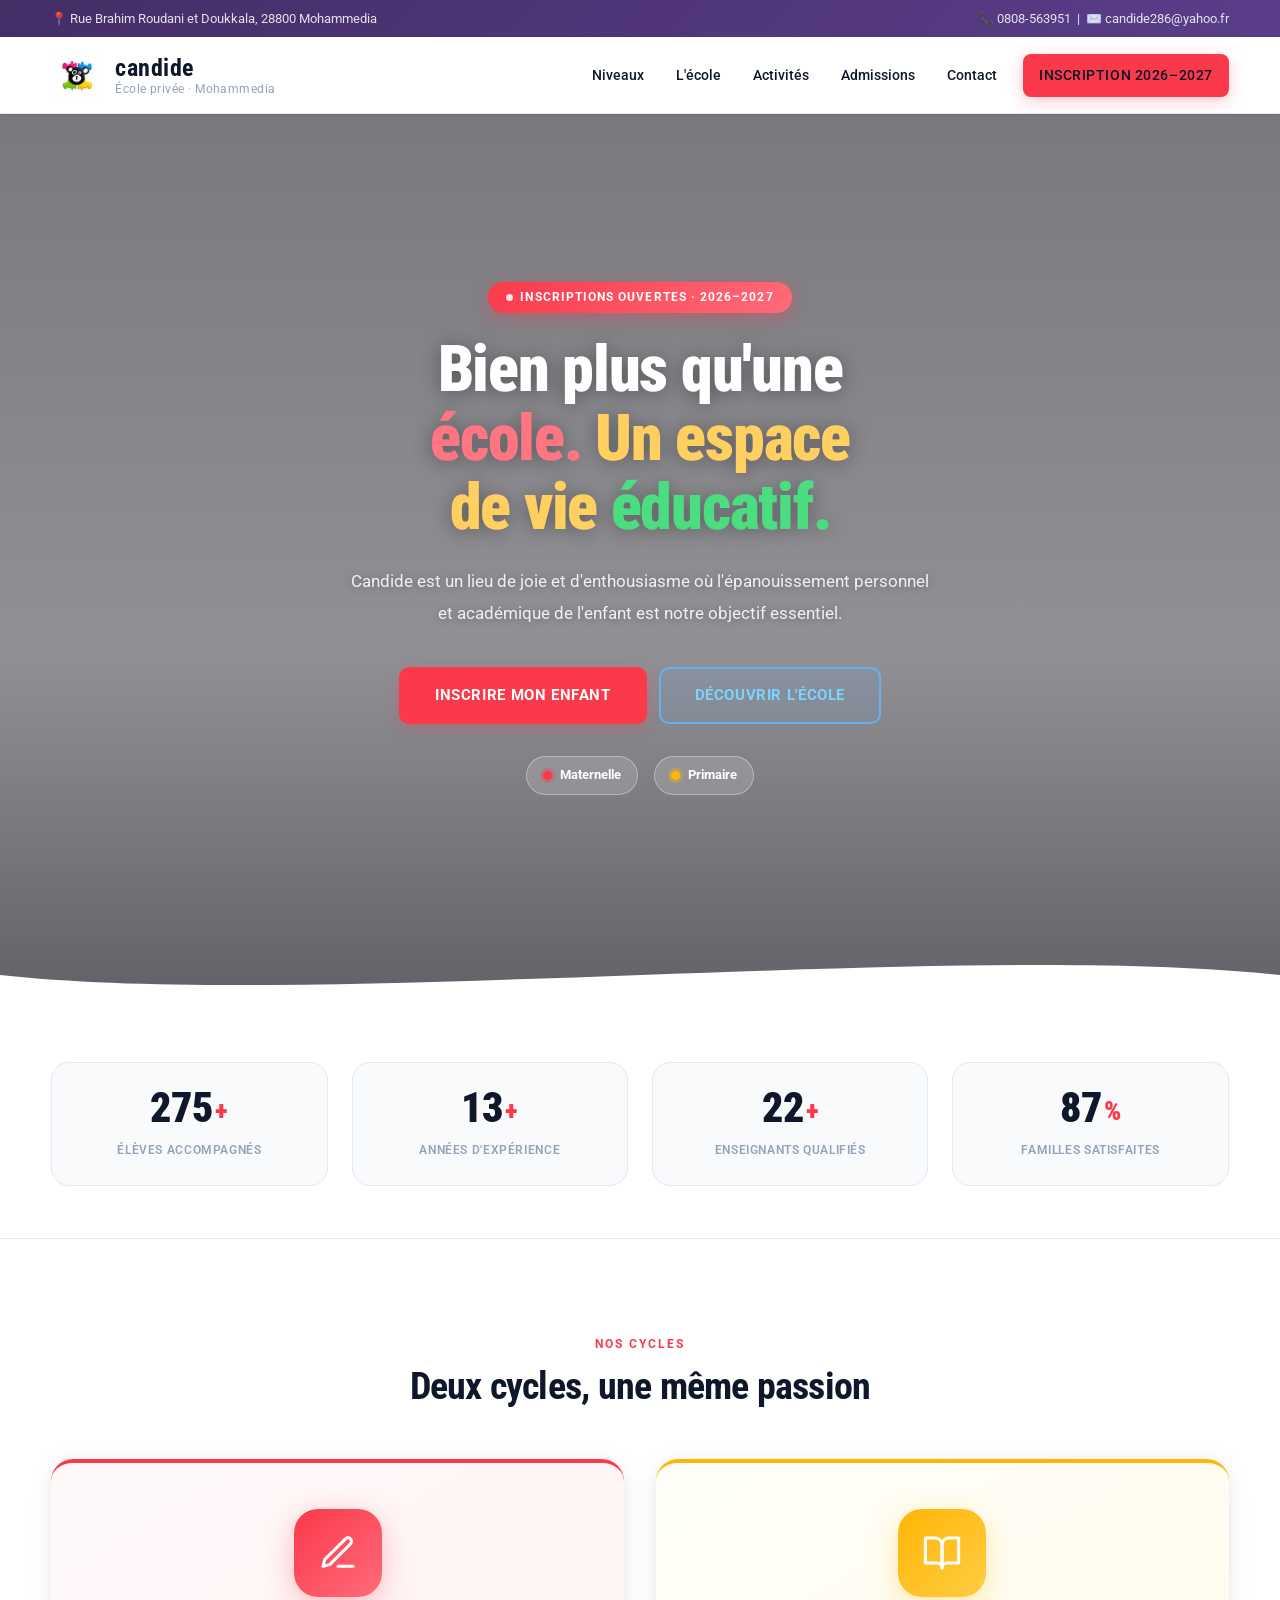
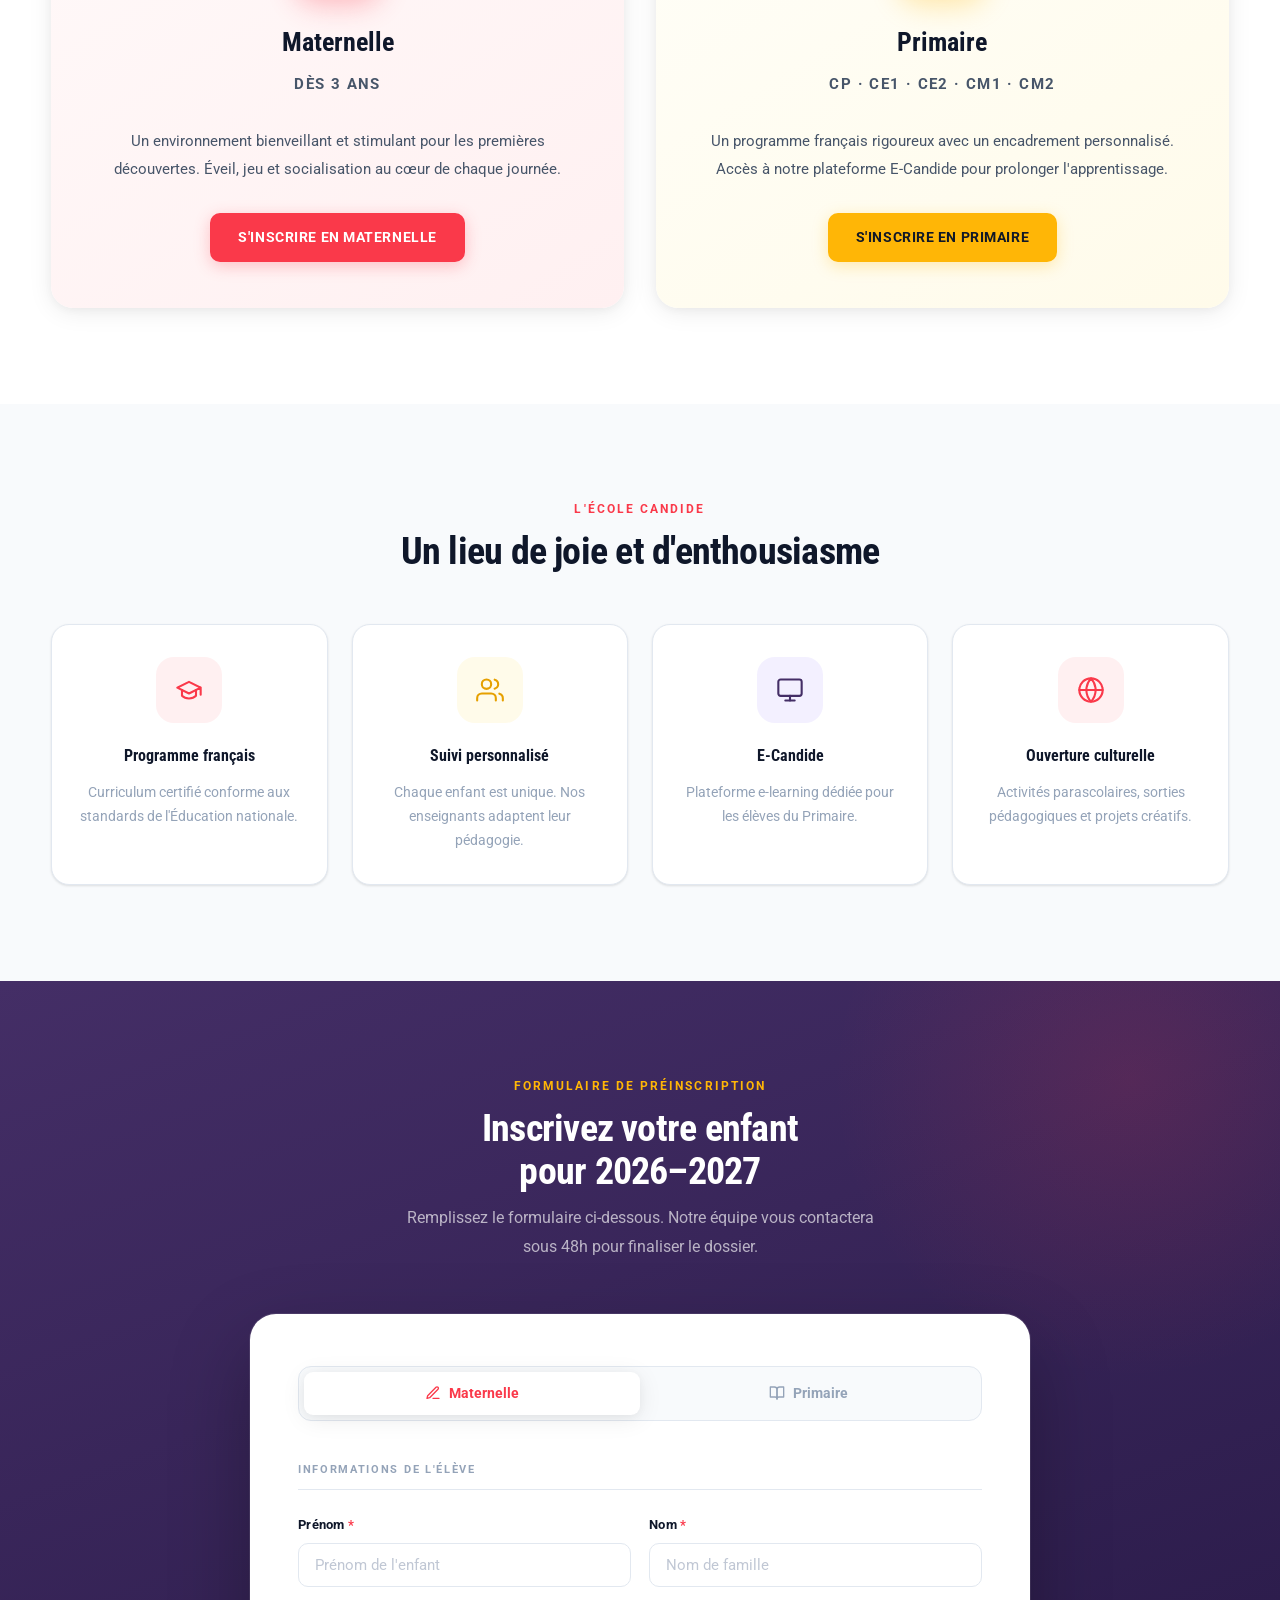
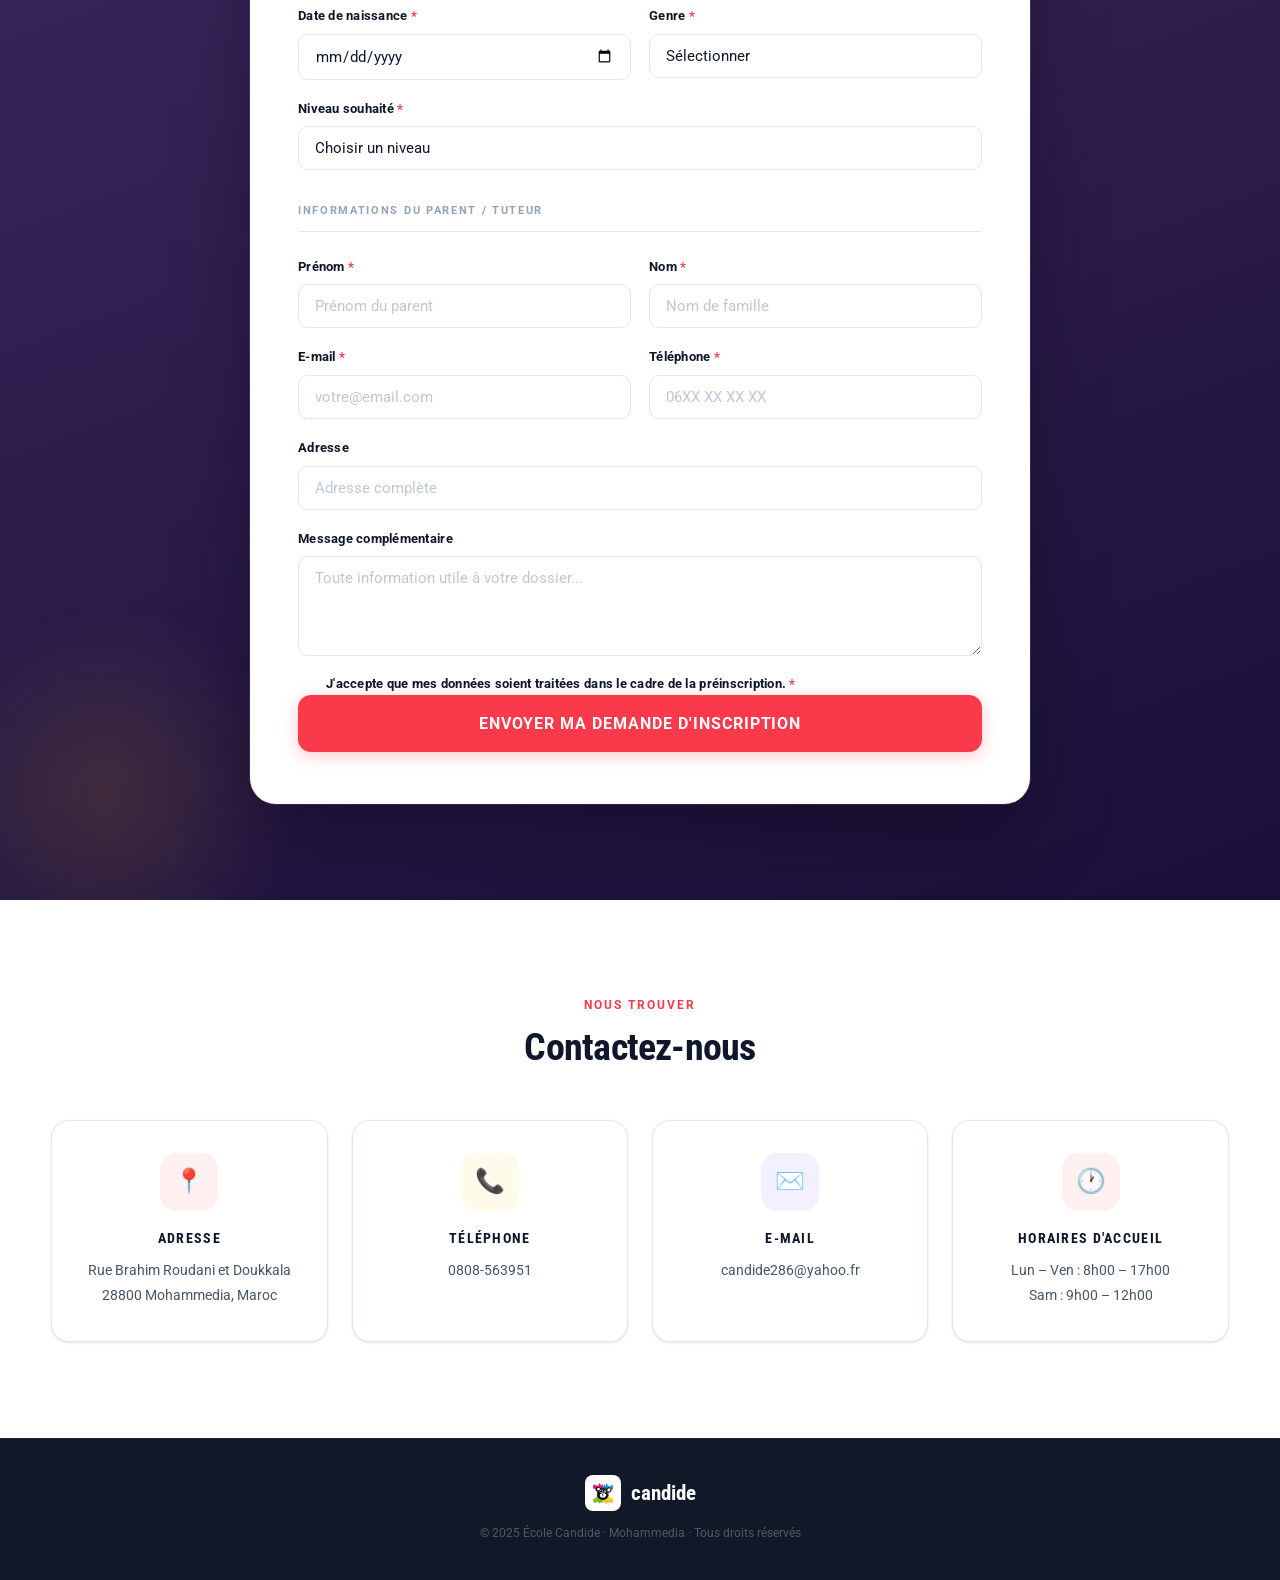
<file: index.html>
<!DOCTYPE html>
<html lang="fr">
<head>
  <meta charset="UTF-8" />
  <meta name="viewport" content="width=device-width, initial-scale=1.0" />
  <title>Inscription — École Candide · Mohammedia</title>
  <link rel="preconnect" href="https://fonts.googleapis.com" />
  <link rel="preconnect" href="https://fonts.gstatic.com" crossorigin />
  <link href="https://fonts.googleapis.com/css2?family=Roboto:wght@300;400;500;700;900&family=Roboto+Condensed:wght@700&display=swap" rel="stylesheet" />
  <link rel="stylesheet" href="styles.css" />
</head>
<body>

  <!-- TOP BAR -->
  <div class="topbar">
    <div class="container topbar-inner">
      <span>📍 Rue Brahim Roudani et Doukkala, 28800 Mohammedia</span>
      <span>📞 0808-563951 &nbsp;|&nbsp; ✉️ candide286@yahoo.fr</span>
    </div>
  </div>

  <!-- HEADER -->
  <header class="header">
    <div class="container header-inner">

      <div class="logo">
        <img src="logo.jpg" alt="Logo École Candide" class="logo-img" />
        <div class="logo-text">
          <span class="logo-name">candide</span>
          <span class="logo-tagline">École privée · Mohammedia</span>
        </div>
      </div>

      <nav class="nav">
        <a href="#niveaux">Niveaux</a>
        <a href="#pourquoi">L'école</a>
        <a href="activites.html">Activités</a>
        <a href="#inscription">Admissions</a>
        <a href="#contact">Contact</a>
        <a href="#inscription" class="btn btn-red nav-cta">Inscription 2026–2027</a>
      </nav>

      <button class="burger" id="burger" aria-label="Menu">
        <span></span><span></span><span></span>
      </button>
    </div>
  </header>

  <!-- HERO -->
  <section class="hero hero-video">
    <video class="hero-video-bg" autoplay muted loop playsinline>
      <source src="banner.mp4" type="video/mp4" />
    </video>
    <div class="hero-video-overlay"></div>
    <div class="container hero-video-inner">
      <div class="hero-badge">Inscriptions ouvertes · 2026–2027</div>
      <h1>
        Bien plus qu'une<br />
        <span class="red-light">école.</span>
        <span class="amber-light"> Un espace<br />de vie <span class="green-light">éducatif.</span></span>
      </h1>
      <p>Candide est un lieu de joie et d'enthousiasme où l'épanouissement personnel et académique de l'enfant est notre objectif essentiel.</p>
      <div class="hero-btns">
        <a href="#inscription" class="btn btn-red btn-lg">Inscrire mon enfant</a>
        <a href="#pourquoi" class="btn btn-outline-white btn-lg">Découvrir l'école</a>
      </div>
      <div class="hero-levels">
        <div class="level-badge level-badge-light">
          <span class="level-dot maternelle"></span>
          Maternelle
        </div>
        <div class="level-badge level-badge-light">
          <span class="level-dot primaire"></span>
          Primaire
        </div>
      </div>
    </div>
    <div class="hero-wave">
      <svg viewBox="0 0 1440 80" xmlns="http://www.w3.org/2000/svg" preserveAspectRatio="none">
        <path d="M0,40 C360,80 1080,0 1440,40 L1440,80 L0,80 Z" fill="#ffffff"/>
      </svg>
    </div>
  </section>

  <!-- STATS STRIP -->
  <section class="stats-strip">
    <div class="container stats-inner">
      <div class="stat-item" data-animate>
        <div class="stat-number-wrap">
          <span class="stat-num" data-count="300">0</span>
          <span class="stat-plus">+</span>
        </div>
        <span class="stat-label">Élèves accompagnés</span>
      </div>
      <div class="stat-item" data-animate data-delay="150">
        <div class="stat-number-wrap">
          <span class="stat-num" data-count="15">0</span>
          <span class="stat-plus">+</span>
        </div>
        <span class="stat-label">Années d'expérience</span>
      </div>
      <div class="stat-item" data-animate data-delay="300">
        <div class="stat-number-wrap">
          <span class="stat-num" data-count="25">0</span>
          <span class="stat-plus">+</span>
        </div>
        <span class="stat-label">Enseignants qualifiés</span>
      </div>
      <div class="stat-item" data-animate data-delay="450">
        <div class="stat-number-wrap">
          <span class="stat-num" data-count="95">0</span>
          <span class="stat-plus">%</span>
        </div>
        <span class="stat-label">Familles satisfaites</span>
      </div>
    </div>
  </section>

  <!-- LEVELS -->
  <section class="section" id="niveaux">
    <div class="container">
      <p class="section-tag" data-animate>Nos cycles</p>
      <h2 class="section-title" data-animate>Deux cycles, une même passion</h2>
      <div class="levels-grid">
        <div class="level-card level-maternelle" data-animate data-delay="100">
          <div class="level-card-icon">
            <svg width="40" height="40" viewBox="0 0 24 24" fill="none" stroke="white" stroke-width="1.8" stroke-linecap="round" stroke-linejoin="round">
              <path d="M12 20h9"/>
              <path d="M16.5 3.5a2.121 2.121 0 0 1 3 3L7 19l-4 1 1-4L16.5 3.5z"/>
            </svg>
          </div>
          <h3>Maternelle</h3>
          <p class="level-age">Dès 3 ans</p>
          <p>Un environnement bienveillant et stimulant pour les premières découvertes. Éveil, jeu et socialisation au cœur de chaque journée.</p>
          <a href="#inscription" class="btn btn-red">S'inscrire en Maternelle</a>
        </div>
        <div class="level-card level-primaire" data-animate data-delay="250">
          <div class="level-card-icon">
            <svg width="40" height="40" viewBox="0 0 24 24" fill="none" stroke="white" stroke-width="1.8" stroke-linecap="round" stroke-linejoin="round">
              <path d="M2 3h6a4 4 0 0 1 4 4v14a3 3 0 0 0-3-3H2z"/>
              <path d="M22 3h-6a4 4 0 0 0-4 4v14a3 3 0 0 1 3-3h7z"/>
            </svg>
          </div>
          <h3>Primaire</h3>
          <p class="level-age">CP · CE1 · CE2 · CM1 · CM2</p>
          <p>Un programme français rigoureux avec un encadrement personnalisé. Accès à notre plateforme E-Candide pour prolonger l'apprentissage.</p>
          <a href="#inscription" class="btn btn-amber">S'inscrire en Primaire</a>
        </div>
      </div>
    </div>
  </section>

  <!-- WHY CANDIDE -->
  <section class="section section-tinted" id="pourquoi">
    <div class="container">
      <p class="section-tag" data-animate>L'école Candide</p>
      <h2 class="section-title" data-animate>Un lieu de joie et d'enthousiasme</h2>
      <div class="pillars">
        <div class="pillar" data-animate data-delay="100">
          <div class="pillar-icon" style="background:#fff0f1; color:#fa394a;">
            <svg width="28" height="28" viewBox="0 0 24 24" fill="none" stroke="currentColor" stroke-width="1.8" stroke-linecap="round" stroke-linejoin="round"><path d="M22 10v6M2 10l10-5 10 5-10 5z"/><path d="M6 12v5c3 3 9 3 12 0v-5"/></svg>
          </div>
          <h4>Programme français</h4>
          <p>Curriculum certifié conforme aux standards de l'Éducation nationale.</p>
        </div>
        <div class="pillar" data-animate data-delay="200">
          <div class="pillar-icon" style="background:#fffbea; color:#e6a000;">
            <svg width="28" height="28" viewBox="0 0 24 24" fill="none" stroke="currentColor" stroke-width="1.8" stroke-linecap="round" stroke-linejoin="round"><path d="M17 21v-2a4 4 0 0 0-4-4H5a4 4 0 0 0-4 4v2"/><circle cx="9" cy="7" r="4"/><path d="M23 21v-2a4 4 0 0 0-3-3.87"/><path d="M16 3.13a4 4 0 0 1 0 7.75"/></svg>
          </div>
          <h4>Suivi personnalisé</h4>
          <p>Chaque enfant est unique. Nos enseignants adaptent leur pédagogie.</p>
        </div>
        <div class="pillar" data-animate data-delay="300">
          <div class="pillar-icon" style="background:#f3f0ff; color:#442e66;">
            <svg width="28" height="28" viewBox="0 0 24 24" fill="none" stroke="currentColor" stroke-width="1.8" stroke-linecap="round" stroke-linejoin="round"><rect x="2" y="3" width="20" height="14" rx="2"/><line x1="8" y1="21" x2="16" y2="21"/><line x1="12" y1="17" x2="12" y2="21"/></svg>
          </div>
          <h4>E-Candide</h4>
          <p>Plateforme e-learning dédiée pour les élèves du Primaire.</p>
        </div>
        <div class="pillar" data-animate data-delay="400">
          <div class="pillar-icon" style="background:#fff0f1; color:#fa394a;">
            <svg width="28" height="28" viewBox="0 0 24 24" fill="none" stroke="currentColor" stroke-width="1.8" stroke-linecap="round" stroke-linejoin="round"><circle cx="12" cy="12" r="10"/><line x1="2" y1="12" x2="22" y2="12"/><path d="M12 2a15.3 15.3 0 0 1 4 10 15.3 15.3 0 0 1-4 10 15.3 15.3 0 0 1-4-10 15.3 15.3 0 0 1 4-10z"/></svg>
          </div>
          <h4>Ouverture culturelle</h4>
          <p>Activités parascolaires, sorties pédagogiques et projets créatifs.</p>
        </div>
      </div>
    </div>
  </section>

  <!-- REGISTRATION FORM -->
  <section class="section section-form" id="inscription">
    <div class="container">
      <p class="section-tag white-tag" data-animate>Formulaire de préinscription</p>
      <h2 class="section-title white-title" data-animate>Inscrivez votre enfant<br />pour 2026–2027</h2>
      <p class="section-sub" data-animate>Remplissez le formulaire ci-dessous. Notre équipe vous contactera sous 48h pour finaliser le dossier.</p>

      <div class="form-card" data-animate>

        <div class="cycle-toggle">
          <button class="cycle-btn active" data-cycle="maternelle" type="button">
            <svg width="16" height="16" viewBox="0 0 24 24" fill="none" stroke="currentColor" stroke-width="2" stroke-linecap="round" stroke-linejoin="round"><path d="M12 20h9"/><path d="M16.5 3.5a2.121 2.121 0 0 1 3 3L7 19l-4 1 1-4L16.5 3.5z"/></svg>
            Maternelle
          </button>
          <button class="cycle-btn" data-cycle="primaire" type="button">
            <svg width="16" height="16" viewBox="0 0 24 24" fill="none" stroke="currentColor" stroke-width="2" stroke-linecap="round" stroke-linejoin="round"><path d="M2 3h6a4 4 0 0 1 4 4v14a3 3 0 0 0-3-3H2z"/><path d="M22 3h-6a4 4 0 0 0-4 4v14a3 3 0 0 1 3-3h7z"/></svg>
            Primaire
          </button>
        </div>

        <form class="reg-form" id="regForm" novalidate>
          <input type="hidden" id="selectedCycle" name="cycle" value="maternelle" />

          <div class="fieldset-title">Informations de l'élève</div>
          <div class="form-row">
            <div class="form-group">
              <label for="studentFirst">Prénom <span class="req">*</span></label>
              <input type="text" id="studentFirst" name="studentFirst" placeholder="Prénom de l'enfant" required />
            </div>
            <div class="form-group">
              <label for="studentLast">Nom <span class="req">*</span></label>
              <input type="text" id="studentLast" name="studentLast" placeholder="Nom de famille" required />
            </div>
          </div>

          <div class="form-row">
            <div class="form-group">
              <label for="birthDate">Date de naissance <span class="req">*</span></label>
              <input type="date" id="birthDate" name="birthDate" required />
            </div>
            <div class="form-group">
              <label for="gender">Genre <span class="req">*</span></label>
              <select id="gender" name="gender" required>
                <option value="" disabled selected>Sélectionner</option>
                <option value="M">Masculin</option>
                <option value="F">Féminin</option>
              </select>
            </div>
          </div>

          <div class="form-group">
            <label for="level">Niveau souhaité <span class="req">*</span></label>
            <select id="level" name="level" required>
              <option value="" disabled selected>Choisir un niveau</option>
              <optgroup label="Maternelle" id="optMaternelle">
                <option value="PS">Petite section (3 ans)</option>
                <option value="MS">Moyenne section (4 ans)</option>
                <option value="GS">Grande section (5 ans)</option>
              </optgroup>
              <optgroup label="Primaire" id="optPrimaire">
                <option value="CP">CP</option>
                <option value="CE1">CE1</option>
                <option value="CE2">CE2</option>
                <option value="CM1">CM1</option>
                <option value="CM2">CM2</option>
              </optgroup>
            </select>
          </div>

          <div class="fieldset-title">Informations du parent / tuteur</div>
          <div class="form-row">
            <div class="form-group">
              <label for="parentFirst">Prénom <span class="req">*</span></label>
              <input type="text" id="parentFirst" name="parentFirst" placeholder="Prénom du parent" required />
            </div>
            <div class="form-group">
              <label for="parentLast">Nom <span class="req">*</span></label>
              <input type="text" id="parentLast" name="parentLast" placeholder="Nom de famille" required />
            </div>
          </div>

          <div class="form-row">
            <div class="form-group">
              <label for="email">E-mail <span class="req">*</span></label>
              <input type="email" id="email" name="email" placeholder="votre@email.com" required />
            </div>
            <div class="form-group">
              <label for="phone">Téléphone <span class="req">*</span></label>
              <input type="tel" id="phone" name="phone" placeholder="06XX XX XX XX" required />
            </div>
          </div>

          <div class="form-group">
            <label for="address">Adresse</label>
            <input type="text" id="address" name="address" placeholder="Adresse complète" />
          </div>

          <div class="form-group">
            <label for="message">Message complémentaire</label>
            <textarea id="message" name="message" rows="3" placeholder="Toute information utile à votre dossier..."></textarea>
          </div>

          <div class="form-group checkbox-group">
            <label class="checkbox-label">
              <input type="checkbox" id="consent" name="consent" required />
              <span>J'accepte que mes données soient traitées dans le cadre de la préinscription. <span class="req">*</span></span>
            </label>
          </div>

          <button type="submit" class="btn btn-red btn-submit">
            Envoyer ma demande d'inscription
          </button>
        </form>

        <!-- SUCCESS -->
        <div class="success-msg" id="successMsg" style="display:none;">
          <div class="success-circle">✓</div>
          <h3>Demande envoyée !</h3>
          <p>Merci pour votre intérêt pour l'École Candide. Notre équipe vous contactera dans les <strong>48 heures</strong> pour confirmer votre dossier.</p>
          <button class="btn btn-red" onclick="resetForm()">Nouvelle inscription</button>
        </div>

      </div>
    </div>
  </section>

  <!-- CONTACT -->
  <section class="section" id="contact">
    <div class="container">
      <p class="section-tag" data-animate>Nous trouver</p>
      <h2 class="section-title" data-animate>Contactez-nous</h2>
      <div class="contact-grid">
        <div class="contact-card" data-animate data-delay="100">
          <div class="contact-icon red-bg">📍</div>
          <h4>Adresse</h4>
          <p>Rue Brahim Roudani et Doukkala<br />28800 Mohammedia, Maroc</p>
        </div>
        <div class="contact-card" data-animate data-delay="200">
          <div class="contact-icon amber-bg">📞</div>
          <h4>Téléphone</h4>
          <p>0808-563951</p>
        </div>
        <div class="contact-card" data-animate data-delay="300">
          <div class="contact-icon purple-bg">✉️</div>
          <h4>E-mail</h4>
          <p>candide286@yahoo.fr</p>
        </div>
        <div class="contact-card" data-animate data-delay="400">
          <div class="contact-icon red-bg">🕐</div>
          <h4>Horaires d'accueil</h4>
          <p>Lun – Ven : 8h00 – 17h00<br />Sam : 9h00 – 12h00</p>
        </div>
      </div>
    </div>
  </section>

  <!-- FOOTER -->
  <footer class="footer">
    <div class="container footer-inner">
      <div class="footer-logo">
        <img src="logo.jpg" alt="Logo Candide" class="footer-logo-img" />
        <span>candide</span>
      </div>
      <p class="footer-copy">© 2025 École Candide · Mohammedia · Tous droits réservés</p>
    </div>
  </footer>

  <script src="script.js"></script>
</body>
</html>
</file>
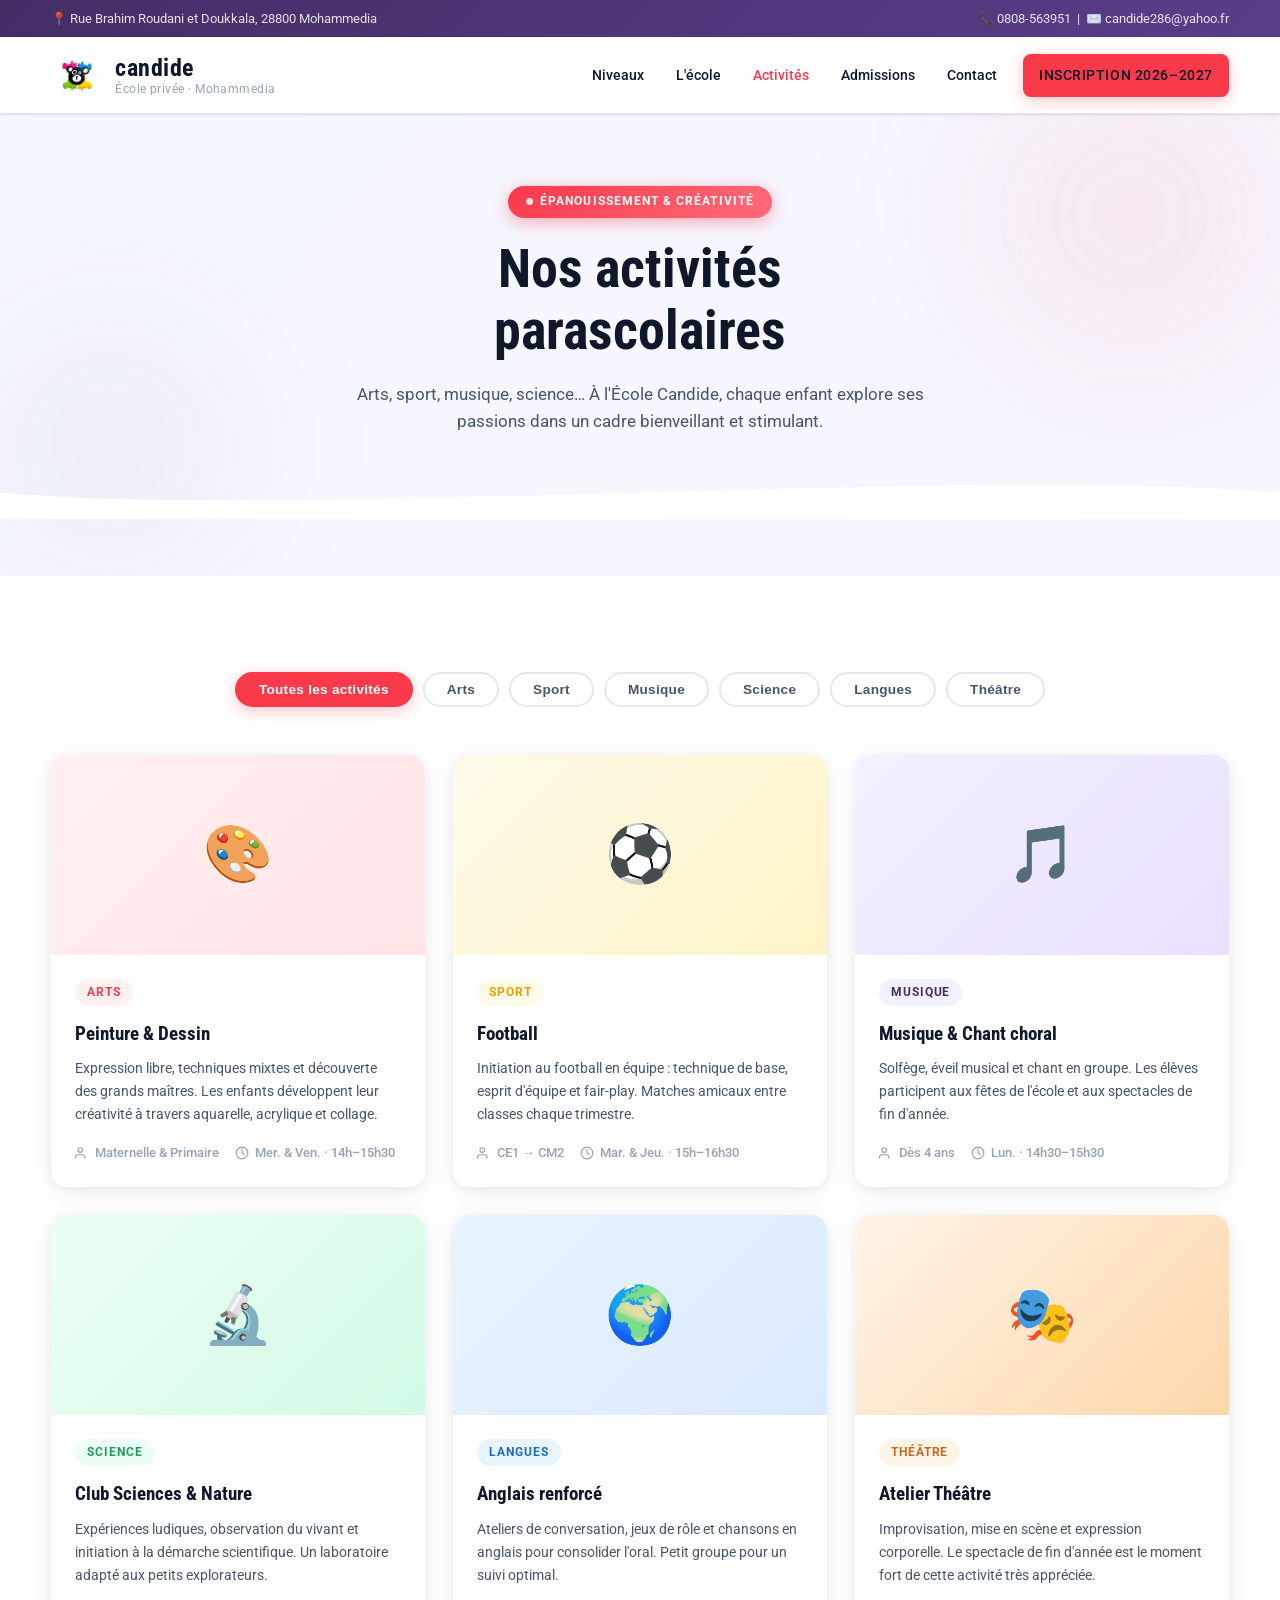
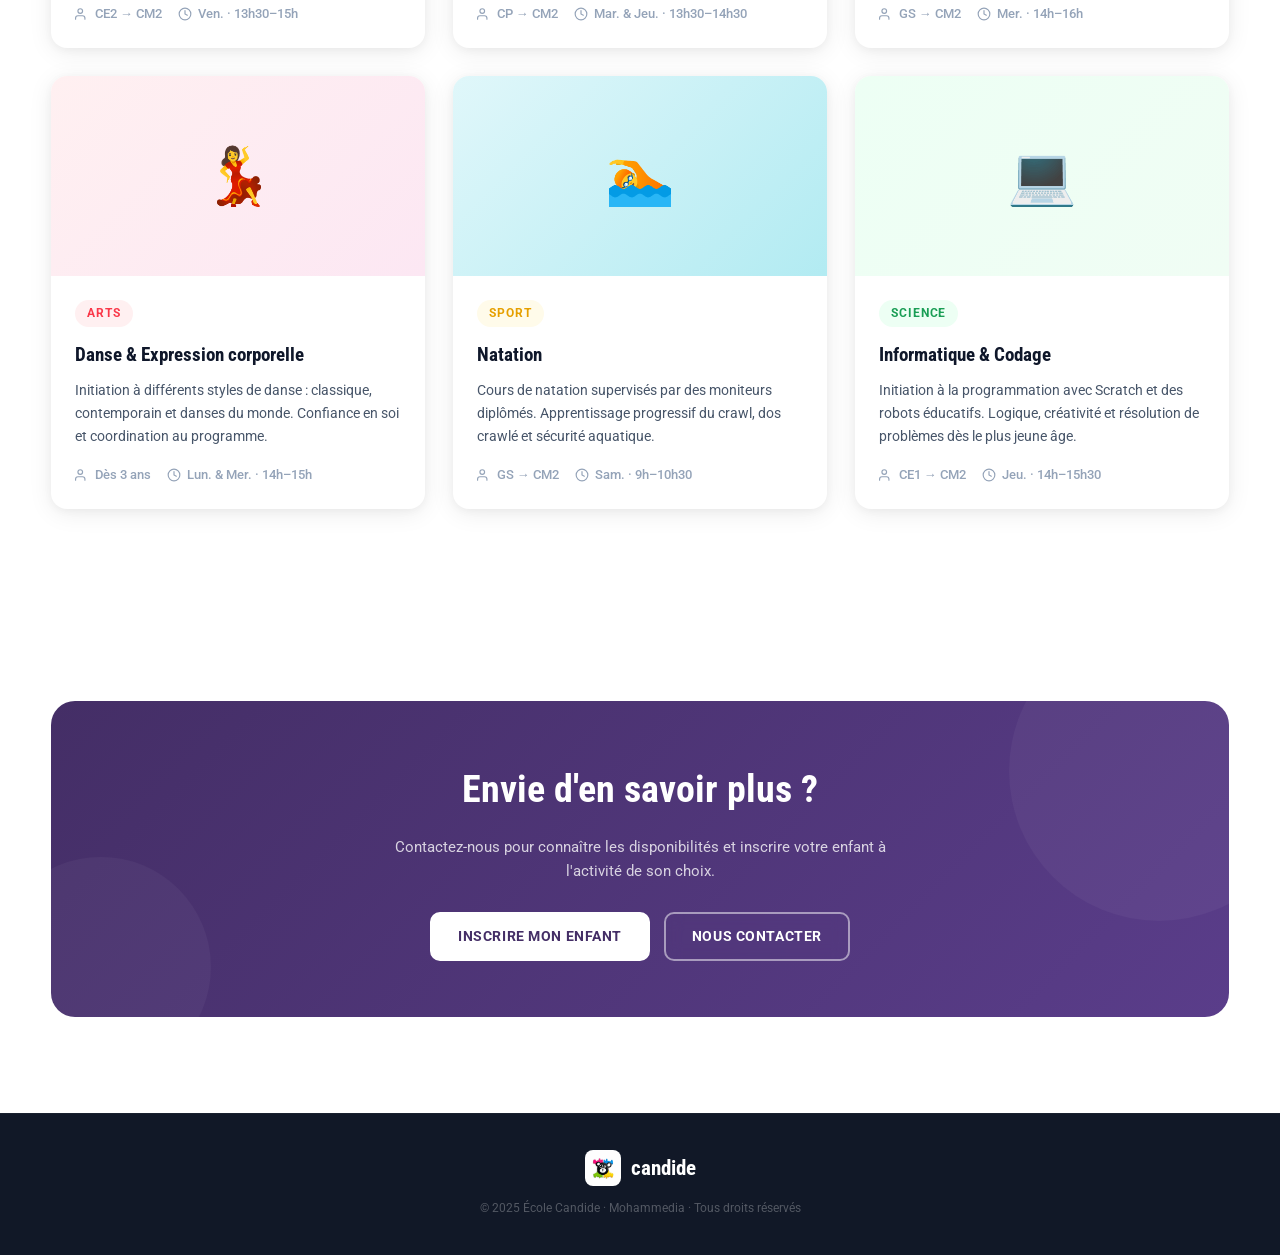
<file: activites.html>
<!DOCTYPE html>
<html lang="fr">
<head>
  <meta charset="UTF-8" />
  <meta name="viewport" content="width=device-width, initial-scale=1.0" />
  <title>Activités — École Candide · Mohammedia</title>
  <link rel="preconnect" href="https://fonts.googleapis.com" />
  <link rel="preconnect" href="https://fonts.gstatic.com" crossorigin />
  <link href="https://fonts.googleapis.com/css2?family=Roboto:wght@300;400;500;700;900&family=Roboto+Condensed:wght@700&display=swap" rel="stylesheet" />
  <link rel="stylesheet" href="styles.css" />
  <style>
    /* ── PAGE HERO (activités) ── */
    .page-hero {
      background: linear-gradient(-45deg, #fff8f8, #fffef5, #f8f5ff, #f5f8ff);
      background-size: 400% 400%;
      animation: gradientShift 12s ease infinite;
      padding: 72px 0 56px;
      position: relative;
      overflow: hidden;
      text-align: center;
    }

    .page-hero .hero-blob-1,
    .page-hero .hero-blob-2 {
      position: absolute;
      border-radius: 50%;
      filter: blur(70px);
      pointer-events: none;
      z-index: 0;
    }
    .page-hero .hero-blob-1 {
      width: 500px; height: 500px;
      background: radial-gradient(circle, rgba(250,57,74,0.10) 0%, transparent 70%);
      top: -150px; right: -100px;
      animation: blobPulse 7s ease-in-out infinite;
    }
    .page-hero .hero-blob-2 {
      width: 380px; height: 380px;
      background: radial-gradient(circle, rgba(68,46,102,0.08) 0%, transparent 70%);
      bottom: -60px; left: -80px;
      animation: blobPulse 9s ease-in-out 2s infinite;
    }

    .page-hero-inner {
      position: relative;
      z-index: 1;
    }

    .page-hero h1 {
      font-family: 'Roboto Condensed', sans-serif;
      font-size: clamp(2.2rem, 5vw, 3.4rem);
      font-weight: 700;
      color: var(--title);
      line-height: 1.15;
      margin-bottom: 18px;
      animation: fadeInUp 0.6s var(--ease-spring) 0.2s both;
    }

    .page-hero p {
      font-size: 1.05rem;
      color: var(--body);
      max-width: 620px;
      margin: 0 auto 30px;
      animation: fadeInUp 0.6s var(--ease-spring) 0.35s both;
    }

    .page-hero-wave {
      position: relative;
      z-index: 1;
      line-height: 0;
    }
    .page-hero-wave svg { display: block; }

    /* ── ACTIVITY FILTER TABS ── */
    .filter-tabs {
      display: flex;
      justify-content: center;
      flex-wrap: wrap;
      gap: 10px;
      margin-bottom: 48px;
    }

    .filter-tab {
      padding: 8px 22px;
      border-radius: 100px;
      border: 2px solid var(--border);
      background: var(--white);
      color: var(--body);
      font-size: 0.85rem;
      font-weight: 600;
      cursor: pointer;
      transition: all 0.25s var(--ease-out);
      letter-spacing: 0.02em;
    }

    .filter-tab:hover,
    .filter-tab.active {
      background: var(--red);
      color: var(--white);
      border-color: var(--red);
      box-shadow: 0 4px 16px rgba(250,57,74,0.28);
    }

    /* ── ACTIVITIES GRID ── */
    .activities-grid {
      display: grid;
      grid-template-columns: repeat(auto-fill, minmax(300px, 1fr));
      gap: 28px;
    }

    .activity-card {
      background: var(--white);
      border-radius: var(--radius-lg);
      box-shadow: var(--shadow);
      overflow: hidden;
      transition: transform 0.35s var(--ease-spring), box-shadow 0.35s var(--ease-spring);
    }

    .activity-card:hover {
      transform: translateY(-6px);
      box-shadow: var(--shadow-lg);
    }

    .activity-card-img {
      width: 100%;
      height: 200px;
      object-fit: cover;
      display: block;
    }

    .activity-card-img-placeholder {
      width: 100%;
      height: 200px;
      display: flex;
      align-items: center;
      justify-content: center;
      font-size: 3.5rem;
    }

    .activity-card-body {
      padding: 24px;
    }

    .activity-card-tag {
      display: inline-block;
      font-size: 0.72rem;
      font-weight: 700;
      letter-spacing: 0.08em;
      text-transform: uppercase;
      padding: 4px 12px;
      border-radius: 100px;
      margin-bottom: 12px;
    }

    .tag-arts    { background: #fff0f1; color: var(--red); }
    .tag-sport   { background: #fffbea; color: var(--amber-dark); }
    .tag-musique { background: var(--purple-light); color: var(--purple); }
    .tag-science { background: #edfff4; color: #1a9e55; }
    .tag-langue  { background: #e8f4ff; color: #1a6bc4; }
    .tag-theatre { background: #fff4e8; color: #c46a1a; }

    .activity-card-body h3 {
      font-family: 'Roboto Condensed', sans-serif;
      font-size: 1.2rem;
      font-weight: 700;
      color: var(--title);
      margin-bottom: 8px;
    }

    .activity-card-body p {
      font-size: 0.9rem;
      color: var(--body);
      line-height: 1.6;
      margin-bottom: 16px;
    }

    .activity-meta {
      display: flex;
      gap: 16px;
      flex-wrap: wrap;
    }

    .activity-meta-item {
      display: flex;
      align-items: center;
      gap: 6px;
      font-size: 0.8rem;
      color: var(--muted);
      font-weight: 500;
    }

    .activity-meta-item svg {
      flex-shrink: 0;
    }

    /* ── PROGRAMME CTA ── */
    .cta-band {
      background: linear-gradient(135deg, var(--purple), #5a3d8a);
      border-radius: var(--radius-xl);
      padding: 56px 48px;
      text-align: center;
      color: var(--white);
      position: relative;
      overflow: hidden;
    }

    .cta-band::before {
      content: '';
      position: absolute;
      top: -80px; right: -80px;
      width: 300px; height: 300px;
      background: rgba(255,255,255,0.04);
      border-radius: 50%;
    }

    .cta-band::after {
      content: '';
      position: absolute;
      bottom: -60px; left: -60px;
      width: 220px; height: 220px;
      background: rgba(255,255,255,0.04);
      border-radius: 50%;
    }

    .cta-band h2 {
      font-family: 'Roboto Condensed', sans-serif;
      font-size: clamp(1.6rem, 3.5vw, 2.4rem);
      font-weight: 700;
      color: var(--white);
      margin-bottom: 14px;
      position: relative;
      z-index: 1;
    }

    .cta-band p {
      color: rgba(255,255,255,0.78);
      max-width: 520px;
      margin: 0 auto 28px;
      position: relative;
      z-index: 1;
    }

    .cta-band .cta-btns {
      display: flex;
      gap: 14px;
      justify-content: center;
      flex-wrap: wrap;
      position: relative;
      z-index: 1;
    }

    .btn-white {
      background: var(--white);
      color: var(--purple);
      border-color: var(--white);
      font-weight: 700;
    }

    .btn-white:hover {
      background: var(--purple-light);
      border-color: var(--purple-light);
      color: var(--purple);
      transform: translateY(-3px);
      box-shadow: 0 10px 28px rgba(0,0,0,0.2);
    }

    .btn-outline-white {
      background: transparent;
      color: var(--white);
      border-color: rgba(255,255,255,0.5);
    }

    .btn-outline-white:hover {
      background: rgba(255,255,255,0.12);
      border-color: rgba(255,255,255,0.8);
      color: var(--white);
      transform: translateY(-3px);
    }

    /* ── RESPONSIVE ── */
    @media (max-width: 640px) {
      .activities-grid {
        grid-template-columns: 1fr;
      }
      .cta-band {
        padding: 40px 24px;
      }
    }
  </style>
</head>
<body>

  <!-- TOP BAR -->
  <div class="topbar">
    <div class="container topbar-inner">
      <span>📍 Rue Brahim Roudani et Doukkala, 28800 Mohammedia</span>
      <span>📞 0808-563951 &nbsp;|&nbsp; ✉️ candide286@yahoo.fr</span>
    </div>
  </div>

  <!-- HEADER -->
  <header class="header">
    <div class="container header-inner">

      <a href="index.html" class="logo">
        <img src="logo.jpg" alt="Logo École Candide" class="logo-img" />
        <div class="logo-text">
          <span class="logo-name">candide</span>
          <span class="logo-tagline">École privée · Mohammedia</span>
        </div>
      </a>

      <nav class="nav">
        <a href="index.html#niveaux">Niveaux</a>
        <a href="index.html#pourquoi">L'école</a>
        <a href="activites.html" style="color: var(--red);">Activités</a>
        <a href="index.html#inscription">Admissions</a>
        <a href="index.html#contact">Contact</a>
        <a href="index.html#inscription" class="btn btn-red nav-cta">Inscription 2026–2027</a>
      </nav>

      <button class="burger" id="burger" aria-label="Menu">
        <span></span><span></span><span></span>
      </button>
    </div>
  </header>

  <!-- PAGE HERO -->
  <section class="page-hero">
    <div class="hero-blob-1"></div>
    <div class="hero-blob-2"></div>
    <div class="container page-hero-inner">
      <div class="hero-badge" style="animation: fadeInUp 0.6s var(--ease-spring) 0.1s both; display:inline-flex; margin-bottom:20px;">
        Épanouissement & créativité
      </div>
      <h1>
        Nos <span class="red">activités</span><br />
        <span class="amber">parascolaires</span>
      </h1>
      <p>Arts, sport, musique, science… À l'École Candide, chaque enfant explore ses passions dans un cadre bienveillant et stimulant.</p>
    </div>
    <div class="page-hero-wave">
      <svg viewBox="0 0 1440 60" xmlns="http://www.w3.org/2000/svg" preserveAspectRatio="none">
        <path d="M0,30 C360,60 1080,0 1440,30 L1440,60 L0,60 Z" fill="#ffffff"/>
      </svg>
    </div>
  </section>

  <!-- ACTIVITIES SECTION -->
  <section class="section" id="activites">
    <div class="container">

      <!-- Filter tabs -->
      <div class="filter-tabs" data-animate>
        <button class="filter-tab active" data-filter="all">Toutes les activités</button>
        <button class="filter-tab" data-filter="arts">Arts</button>
        <button class="filter-tab" data-filter="sport">Sport</button>
        <button class="filter-tab" data-filter="musique">Musique</button>
        <button class="filter-tab" data-filter="science">Science</button>
        <button class="filter-tab" data-filter="langue">Langues</button>
        <button class="filter-tab" data-filter="theatre">Théâtre</button>
      </div>

      <!-- Cards grid -->
      <div class="activities-grid">

        <!-- Peinture & Dessin -->
        <div class="activity-card" data-animate data-delay="100" data-category="arts">
          <div class="activity-card-img-placeholder" style="background: linear-gradient(135deg, #fff0f1, #ffe4e6);">
            🎨
          </div>
          <div class="activity-card-body">
            <span class="activity-card-tag tag-arts">Arts</span>
            <h3>Peinture & Dessin</h3>
            <p>Expression libre, techniques mixtes et découverte des grands maîtres. Les enfants développent leur créativité à travers aquarelle, acrylique et collage.</p>
            <div class="activity-meta">
              <span class="activity-meta-item">
                <svg width="14" height="14" viewBox="0 0 24 24" fill="none" stroke="currentColor" stroke-width="2" stroke-linecap="round" stroke-linejoin="round"><path d="M17 21v-2a4 4 0 0 0-4-4H5a4 4 0 0 0-4 4v2"/><circle cx="9" cy="7" r="4"/></svg>
                Maternelle & Primaire
              </span>
              <span class="activity-meta-item">
                <svg width="14" height="14" viewBox="0 0 24 24" fill="none" stroke="currentColor" stroke-width="2" stroke-linecap="round" stroke-linejoin="round"><circle cx="12" cy="12" r="10"/><polyline points="12 6 12 12 16 14"/></svg>
                Mer. & Ven. · 14h–15h30
              </span>
            </div>
          </div>
        </div>

        <!-- Football -->
        <div class="activity-card" data-animate data-delay="150" data-category="sport">
          <div class="activity-card-img-placeholder" style="background: linear-gradient(135deg, #fffbea, #fef3c7);">
            ⚽
          </div>
          <div class="activity-card-body">
            <span class="activity-card-tag tag-sport">Sport</span>
            <h3>Football</h3>
            <p>Initiation au football en équipe : technique de base, esprit d'équipe et fair-play. Matches amicaux entre classes chaque trimestre.</p>
            <div class="activity-meta">
              <span class="activity-meta-item">
                <svg width="14" height="14" viewBox="0 0 24 24" fill="none" stroke="currentColor" stroke-width="2" stroke-linecap="round" stroke-linejoin="round"><path d="M17 21v-2a4 4 0 0 0-4-4H5a4 4 0 0 0-4 4v2"/><circle cx="9" cy="7" r="4"/></svg>
                CE1 → CM2
              </span>
              <span class="activity-meta-item">
                <svg width="14" height="14" viewBox="0 0 24 24" fill="none" stroke="currentColor" stroke-width="2" stroke-linecap="round" stroke-linejoin="round"><circle cx="12" cy="12" r="10"/><polyline points="12 6 12 12 16 14"/></svg>
                Mar. & Jeu. · 15h–16h30
              </span>
            </div>
          </div>
        </div>

        <!-- Musique & Chant -->
        <div class="activity-card" data-animate data-delay="200" data-category="musique">
          <div class="activity-card-img-placeholder" style="background: linear-gradient(135deg, var(--purple-light), #e9e0ff);">
            🎵
          </div>
          <div class="activity-card-body">
            <span class="activity-card-tag tag-musique">Musique</span>
            <h3>Musique & Chant choral</h3>
            <p>Solfège, éveil musical et chant en groupe. Les élèves participent aux fêtes de l'école et aux spectacles de fin d'année.</p>
            <div class="activity-meta">
              <span class="activity-meta-item">
                <svg width="14" height="14" viewBox="0 0 24 24" fill="none" stroke="currentColor" stroke-width="2" stroke-linecap="round" stroke-linejoin="round"><path d="M17 21v-2a4 4 0 0 0-4-4H5a4 4 0 0 0-4 4v2"/><circle cx="9" cy="7" r="4"/></svg>
                Dès 4 ans
              </span>
              <span class="activity-meta-item">
                <svg width="14" height="14" viewBox="0 0 24 24" fill="none" stroke="currentColor" stroke-width="2" stroke-linecap="round" stroke-linejoin="round"><circle cx="12" cy="12" r="10"/><polyline points="12 6 12 12 16 14"/></svg>
                Lun. · 14h30–15h30
              </span>
            </div>
          </div>
        </div>

        <!-- Club Sciences -->
        <div class="activity-card" data-animate data-delay="250" data-category="science">
          <div class="activity-card-img-placeholder" style="background: linear-gradient(135deg, #edfff4, #d1fae5);">
            🔬
          </div>
          <div class="activity-card-body">
            <span class="activity-card-tag tag-science">Science</span>
            <h3>Club Sciences & Nature</h3>
            <p>Expériences ludiques, observation du vivant et initiation à la démarche scientifique. Un laboratoire adapté aux petits explorateurs.</p>
            <div class="activity-meta">
              <span class="activity-meta-item">
                <svg width="14" height="14" viewBox="0 0 24 24" fill="none" stroke="currentColor" stroke-width="2" stroke-linecap="round" stroke-linejoin="round"><path d="M17 21v-2a4 4 0 0 0-4-4H5a4 4 0 0 0-4 4v2"/><circle cx="9" cy="7" r="4"/></svg>
                CE2 → CM2
              </span>
              <span class="activity-meta-item">
                <svg width="14" height="14" viewBox="0 0 24 24" fill="none" stroke="currentColor" stroke-width="2" stroke-linecap="round" stroke-linejoin="round"><circle cx="12" cy="12" r="10"/><polyline points="12 6 12 12 16 14"/></svg>
                Ven. · 13h30–15h
              </span>
            </div>
          </div>
        </div>

        <!-- Anglais renforcé -->
        <div class="activity-card" data-animate data-delay="300" data-category="langue">
          <div class="activity-card-img-placeholder" style="background: linear-gradient(135deg, #e8f4ff, #dbeafe);">
            🌍
          </div>
          <div class="activity-card-body">
            <span class="activity-card-tag tag-langue">Langues</span>
            <h3>Anglais renforcé</h3>
            <p>Ateliers de conversation, jeux de rôle et chansons en anglais pour consolider l'oral. Petit groupe pour un suivi optimal.</p>
            <div class="activity-meta">
              <span class="activity-meta-item">
                <svg width="14" height="14" viewBox="0 0 24 24" fill="none" stroke="currentColor" stroke-width="2" stroke-linecap="round" stroke-linejoin="round"><path d="M17 21v-2a4 4 0 0 0-4-4H5a4 4 0 0 0-4 4v2"/><circle cx="9" cy="7" r="4"/></svg>
                CP → CM2
              </span>
              <span class="activity-meta-item">
                <svg width="14" height="14" viewBox="0 0 24 24" fill="none" stroke="currentColor" stroke-width="2" stroke-linecap="round" stroke-linejoin="round"><circle cx="12" cy="12" r="10"/><polyline points="12 6 12 12 16 14"/></svg>
                Mar. & Jeu. · 13h30–14h30
              </span>
            </div>
          </div>
        </div>

        <!-- Théâtre -->
        <div class="activity-card" data-animate data-delay="350" data-category="theatre">
          <div class="activity-card-img-placeholder" style="background: linear-gradient(135deg, #fff4e8, #fed7aa);">
            🎭
          </div>
          <div class="activity-card-body">
            <span class="activity-card-tag tag-theatre">Théâtre</span>
            <h3>Atelier Théâtre</h3>
            <p>Improvisation, mise en scène et expression corporelle. Le spectacle de fin d'année est le moment fort de cette activité très appréciée.</p>
            <div class="activity-meta">
              <span class="activity-meta-item">
                <svg width="14" height="14" viewBox="0 0 24 24" fill="none" stroke="currentColor" stroke-width="2" stroke-linecap="round" stroke-linejoin="round"><path d="M17 21v-2a4 4 0 0 0-4-4H5a4 4 0 0 0-4 4v2"/><circle cx="9" cy="7" r="4"/></svg>
                GS → CM2
              </span>
              <span class="activity-meta-item">
                <svg width="14" height="14" viewBox="0 0 24 24" fill="none" stroke="currentColor" stroke-width="2" stroke-linecap="round" stroke-linejoin="round"><circle cx="12" cy="12" r="10"/><polyline points="12 6 12 12 16 14"/></svg>
                Mer. · 14h–16h
              </span>
            </div>
          </div>
        </div>

        <!-- Danse -->
        <div class="activity-card" data-animate data-delay="400" data-category="arts">
          <div class="activity-card-img-placeholder" style="background: linear-gradient(135deg, #fff0f1, #fce7f3);">
            💃
          </div>
          <div class="activity-card-body">
            <span class="activity-card-tag tag-arts">Arts</span>
            <h3>Danse & Expression corporelle</h3>
            <p>Initiation à différents styles de danse : classique, contemporain et danses du monde. Confiance en soi et coordination au programme.</p>
            <div class="activity-meta">
              <span class="activity-meta-item">
                <svg width="14" height="14" viewBox="0 0 24 24" fill="none" stroke="currentColor" stroke-width="2" stroke-linecap="round" stroke-linejoin="round"><path d="M17 21v-2a4 4 0 0 0-4-4H5a4 4 0 0 0-4 4v2"/><circle cx="9" cy="7" r="4"/></svg>
                Dès 3 ans
              </span>
              <span class="activity-meta-item">
                <svg width="14" height="14" viewBox="0 0 24 24" fill="none" stroke="currentColor" stroke-width="2" stroke-linecap="round" stroke-linejoin="round"><circle cx="12" cy="12" r="10"/><polyline points="12 6 12 12 16 14"/></svg>
                Lun. & Mer. · 14h–15h
              </span>
            </div>
          </div>
        </div>

        <!-- Natation -->
        <div class="activity-card" data-animate data-delay="450" data-category="sport">
          <div class="activity-card-img-placeholder" style="background: linear-gradient(135deg, #e0f7fa, #b2ebf2);">
            🏊
          </div>
          <div class="activity-card-body">
            <span class="activity-card-tag tag-sport">Sport</span>
            <h3>Natation</h3>
            <p>Cours de natation supervisés par des moniteurs diplômés. Apprentissage progressif du crawl, dos crawlé et sécurité aquatique.</p>
            <div class="activity-meta">
              <span class="activity-meta-item">
                <svg width="14" height="14" viewBox="0 0 24 24" fill="none" stroke="currentColor" stroke-width="2" stroke-linecap="round" stroke-linejoin="round"><path d="M17 21v-2a4 4 0 0 0-4-4H5a4 4 0 0 0-4 4v2"/><circle cx="9" cy="7" r="4"/></svg>
                GS → CM2
              </span>
              <span class="activity-meta-item">
                <svg width="14" height="14" viewBox="0 0 24 24" fill="none" stroke="currentColor" stroke-width="2" stroke-linecap="round" stroke-linejoin="round"><circle cx="12" cy="12" r="10"/><polyline points="12 6 12 12 16 14"/></svg>
                Sam. · 9h–10h30
              </span>
            </div>
          </div>
        </div>

        <!-- Informatique & Codage -->
        <div class="activity-card" data-animate data-delay="500" data-category="science">
          <div class="activity-card-img-placeholder" style="background: linear-gradient(135deg, #edfff4, #f0fdf4);">
            💻
          </div>
          <div class="activity-card-body">
            <span class="activity-card-tag tag-science">Science</span>
            <h3>Informatique & Codage</h3>
            <p>Initiation à la programmation avec Scratch et des robots éducatifs. Logique, créativité et résolution de problèmes dès le plus jeune âge.</p>
            <div class="activity-meta">
              <span class="activity-meta-item">
                <svg width="14" height="14" viewBox="0 0 24 24" fill="none" stroke="currentColor" stroke-width="2" stroke-linecap="round" stroke-linejoin="round"><path d="M17 21v-2a4 4 0 0 0-4-4H5a4 4 0 0 0-4 4v2"/><circle cx="9" cy="7" r="4"/></svg>
                CE1 → CM2
              </span>
              <span class="activity-meta-item">
                <svg width="14" height="14" viewBox="0 0 24 24" fill="none" stroke="currentColor" stroke-width="2" stroke-linecap="round" stroke-linejoin="round"><circle cx="12" cy="12" r="10"/><polyline points="12 6 12 12 16 14"/></svg>
                Jeu. · 14h–15h30
              </span>
            </div>
          </div>
        </div>

      </div>
    </div>
  </section>

  <!-- CTA BAND -->
  <section class="section">
    <div class="container">
      <div class="cta-band" data-animate>
        <h2>Envie d'en savoir plus ?</h2>
        <p>Contactez-nous pour connaître les disponibilités et inscrire votre enfant à l'activité de son choix.</p>
        <div class="cta-btns">
          <a href="index.html#inscription" class="btn btn-white">Inscrire mon enfant</a>
          <a href="index.html#contact" class="btn btn-outline-white">Nous contacter</a>
        </div>
      </div>
    </div>
  </section>

  <!-- FOOTER -->
  <footer class="footer">
    <div class="container footer-inner">
      <div class="footer-logo">
        <img src="logo.jpg" alt="Logo Candide" class="footer-logo-img" />
        <span>candide</span>
      </div>
      <p class="footer-copy">© 2025 École Candide · Mohammedia · Tous droits réservés</p>
    </div>
  </footer>

  <script src="script.js"></script>
  <script>
    // Filter tabs
    const tabs = document.querySelectorAll('.filter-tab');
    const cards = document.querySelectorAll('.activity-card');

    tabs.forEach(tab => {
      tab.addEventListener('click', () => {
        tabs.forEach(t => t.classList.remove('active'));
        tab.classList.add('active');

        const filter = tab.dataset.filter;

        cards.forEach(card => {
          const match = filter === 'all' || card.dataset.category === filter;
          card.style.transition = 'opacity 0.35s ease, transform 0.35s ease';
          if (match) {
            card.style.opacity = '1';
            card.style.transform = '';
            card.style.display = '';
          } else {
            card.style.opacity = '0';
            card.style.transform = 'scale(0.95)';
            setTimeout(() => {
              if (tab.dataset.filter !== 'all' && card.dataset.category !== tab.dataset.filter) {
                card.style.display = 'none';
              }
            }, 350);
          }
        });
      });
    });
  </script>
</body>
</html>
</file>
<file: styles.css>
/* =============================================
   ÉCOLE CANDIDE — Modern Design with Animations
   Colors: #fa394a (red) · #ffb606 (amber)
           #442e66 (purple) · #ffffff (white)
   Font: Roboto
   ============================================= */

*, *::before, *::after {
  box-sizing: border-box;
  margin: 0;
  padding: 0;
}

:root {
  --red:          #fa394a;
  --red-dark:     #e02235;
  --red-light:    #fff0f1;
  --amber:        #ffb606;
  --amber-dark:   #e6a000;
  --amber-light:  #fffbea;
  --purple:       #442e66;
  --purple-light: #f3f0ff;
  --dark:         #111827;
  --title:        #0f172a;
  --body:         #475569;
  --muted:        #94a3b8;
  --border:       #e2e8f0;
  --bg:           #f8fafc;
  --white:        #ffffff;
  --radius:       10px;
  --radius-lg:    16px;
  --radius-xl:    24px;
  --shadow-sm:    0 1px 3px rgba(0,0,0,0.08), 0 1px 2px rgba(0,0,0,0.04);
  --shadow:       0 4px 24px rgba(0,0,0,0.08), 0 2px 8px rgba(0,0,0,0.04);
  --shadow-lg:    0 20px 60px rgba(0,0,0,0.12), 0 8px 24px rgba(0,0,0,0.08);
  --shadow-xl:    0 32px 80px rgba(0,0,0,0.16);
  --ease-spring:  cubic-bezier(0.16, 1, 0.3, 1);
  --ease-out:     cubic-bezier(0.25, 0.46, 0.45, 0.94);
}

html { scroll-behavior: smooth; }

body {
  font-family: 'Roboto', Arial, sans-serif;
  color: var(--body);
  background: var(--white);
  line-height: 1.65;
  font-size: 15px;
  overflow-x: hidden;
}

.container {
  width: 92%;
  max-width: 1200px;
  margin: 0 auto;
}

/* ── KEYFRAME ANIMATIONS ── */

@keyframes fadeInUp {
  from { opacity: 0; transform: translateY(24px); }
  to   { opacity: 1; transform: translateY(0); }
}

@keyframes fadeInLeft {
  from { opacity: 0; transform: translateX(-44px); }
  to   { opacity: 1; transform: translateX(0); }
}

@keyframes fadeInRight {
  from { opacity: 0; transform: translateX(44px); }
  to   { opacity: 1; transform: translateX(0); }
}

@keyframes float {
  0%, 100% { transform: translateY(0px); }
  50%       { transform: translateY(-14px); }
}

@keyframes floatSlow {
  0%, 100% { transform: translateY(0px) rotate(0deg); }
  50%       { transform: translateY(-10px) rotate(0.4deg); }
}

@keyframes gradientShift {
  0%   { background-position: 0% 50%; }
  50%  { background-position: 100% 50%; }
  100% { background-position: 0% 50%; }
}

@keyframes blobPulse {
  0%, 100% { transform: scale(1) rotate(0deg); }
  33%       { transform: scale(1.06) rotate(3deg); }
  66%       { transform: scale(0.96) rotate(-2deg); }
}

@keyframes pulseDot {
  0%, 100% { opacity: 1; transform: scale(1); }
  50%       { opacity: 0.4; transform: scale(0.75); }
}

@keyframes shake {
  0%, 100% { transform: translateX(0); }
  20%       { transform: translateX(-6px); }
  40%       { transform: translateX(6px); }
  60%       { transform: translateX(-4px); }
  80%       { transform: translateX(4px); }
}

@keyframes successPop {
  0%   { transform: scale(0.4) rotate(-10deg); opacity: 0; }
  70%  { transform: scale(1.08) rotate(2deg); }
  100% { transform: scale(1) rotate(0deg); opacity: 1; }
}

/* ── SCROLL REVEAL ── */

[data-animate] {
  opacity: 0;
  transform: translateY(36px);
  transition: opacity 0.8s var(--ease-spring), transform 0.8s var(--ease-spring);
}

[data-animate].in-view {
  opacity: 1;
  transform: translateY(0);
}

[data-delay="100"] { transition-delay: 0.10s; }
[data-delay="150"] { transition-delay: 0.15s; }
[data-delay="200"] { transition-delay: 0.20s; }
[data-delay="250"] { transition-delay: 0.25s; }
[data-delay="300"] { transition-delay: 0.30s; }
[data-delay="400"] { transition-delay: 0.40s; }
[data-delay="450"] { transition-delay: 0.45s; }
[data-delay="500"] { transition-delay: 0.50s; }

/* ── BUTTONS ── */

.btn {
  display: inline-flex;
  align-items: center;
  justify-content: center;
  gap: 8px;
  padding: 11px 26px;
  border-radius: 10px;
  font-family: 'Roboto', sans-serif;
  font-weight: 700;
  font-size: 0.88rem;
  letter-spacing: 0.04em;
  text-transform: uppercase;
  text-decoration: none;
  cursor: pointer;
  border: 2px solid transparent;
  transition: all 0.3s var(--ease-out);
  white-space: nowrap;
  position: relative;
  overflow: hidden;
}

/* Shine sweep on hover */
.btn::before {
  content: '';
  position: absolute;
  top: 0; left: -100%;
  width: 100%; height: 100%;
  background: linear-gradient(90deg, transparent, rgba(255,255,255,0.22), transparent);
  transition: left 0.55s ease;
}
.btn:hover::before { left: 100%; }

.btn-red {
  background: var(--red);
  color: var(--white);
  border-color: var(--red);
  box-shadow: 0 4px 16px rgba(250,57,74,0.28);
}
.btn-red:hover {
  background: var(--red-dark);
  border-color: var(--red-dark);
  transform: translateY(-3px);
  box-shadow: 0 10px 28px rgba(250,57,74,0.42);
}
.btn-red:active { transform: translateY(-1px); }

.btn-amber {
  background: var(--amber);
  color: var(--dark);
  border-color: var(--amber);
  box-shadow: 0 4px 16px rgba(255,182,6,0.28);
}
.btn-amber:hover {
  background: var(--amber-dark);
  border-color: var(--amber-dark);
  transform: translateY(-3px);
  box-shadow: 0 10px 28px rgba(255,182,6,0.42);
}

.btn-outline-dark {
  background: transparent;
  color: var(--title);
  border-color: rgba(15,23,42,0.3);
}
.btn-outline-dark:hover {
  background: var(--title);
  color: var(--white);
  border-color: var(--title);
  transform: translateY(-3px);
  box-shadow: 0 10px 28px rgba(15,23,42,0.2);
}

.btn-lg {
  padding: 14px 34px;
  font-size: 0.95rem;
}

/* ── TOP BAR ── */

.topbar {
  background: linear-gradient(135deg, var(--purple), #5a3d8a);
  color: rgba(255,255,255,0.85);
  font-size: 0.8rem;
  padding: 8px 0;
}

.topbar-inner {
  display: flex;
  justify-content: space-between;
  align-items: center;
  flex-wrap: wrap;
  gap: 6px;
}

/* ── HEADER ── */

.header {
  position: sticky;
  top: 0;
  z-index: 100;
  background: rgba(255,255,255,0.96);
  border-bottom: 1px solid var(--border);
  box-shadow: var(--shadow-sm);
  transition: background 0.35s ease, backdrop-filter 0.35s ease, box-shadow 0.35s ease;
}

.header.scrolled {
  background: rgba(255,255,255,0.75);
  backdrop-filter: blur(24px);
  -webkit-backdrop-filter: blur(24px);
  box-shadow: 0 4px 24px rgba(0,0,0,0.09);
}

.header-inner {
  display: flex;
  align-items: center;
  justify-content: space-between;
  padding: 12px 0;
  gap: 20px;
}

/* Logo */
.logo {
  display: flex;
  align-items: center;
  gap: 12px;
  text-decoration: none;
  transition: transform 0.25s var(--ease-spring);
}
.logo:hover { transform: scale(1.03); }

.logo-img {
  width: 52px; height: 52px;
  object-fit: contain;
  border-radius: 10px;
  flex-shrink: 0;
}

.footer-logo-img {
  width: 36px; height: 36px;
  object-fit: contain;
  border-radius: 8px;
}

.logo-text {
  display: flex;
  flex-direction: column;
  line-height: 1.2;
}

.logo-name {
  font-family: 'Roboto Condensed', sans-serif;
  font-weight: 700;
  font-size: 1.5rem;
  color: var(--title);
  letter-spacing: 0.02em;
  text-transform: lowercase;
}

.logo-tagline {
  font-size: 0.72rem;
  color: var(--muted);
  letter-spacing: 0.04em;
}

/* Nav */
.nav {
  display: flex;
  align-items: center;
  gap: 4px;
}

.nav a {
  text-decoration: none;
  color: var(--title);
  font-size: 0.88rem;
  font-weight: 500;
  padding: 8px 14px;
  border-radius: 8px;
  transition: color 0.2s, background 0.2s;
  position: relative;
}

.nav a:not(.btn)::after {
  content: '';
  position: absolute;
  bottom: 4px; left: 50%;
  width: 0; height: 2px;
  background: var(--red);
  border-radius: 2px;
  transition: width 0.3s var(--ease-spring), left 0.3s var(--ease-spring);
}

.nav a:not(.btn):hover::after {
  width: 60%;
  left: 20%;
}

.nav a:hover {
  color: var(--red);
  background: var(--red-light);
}

.nav .nav-cta { margin-left: 8px; }

.burger {
  display: none;
  flex-direction: column;
  gap: 5px;
  background: none;
  border: none;
  cursor: pointer;
  padding: 6px;
  border-radius: 8px;
  transition: background 0.2s;
}

.burger:hover { background: var(--bg); }

.burger span {
  display: block;
  width: 24px; height: 2px;
  background: var(--title);
  border-radius: 2px;
  transition: all 0.3s var(--ease-spring);
}

/* ── HERO (VIDEO BANNER) ── */

.hero {
  position: relative;
  overflow: hidden;
  padding-top: 0;
  padding-bottom: 0;
}

.hero-video-bg {
  position: absolute;
  inset: 0;
  width: 100%;
  height: 100%;
  object-fit: cover;
  z-index: 0;
}

.hero-video-overlay {
  position: absolute;
  inset: 0;
  background: linear-gradient(
    to bottom,
    rgba(10, 10, 20, 0.55) 0%,
    rgba(10, 10, 20, 0.45) 60%,
    rgba(10, 10, 20, 0.65) 100%
  );
  z-index: 1;
}

.hero-video-inner {
  position: relative;
  z-index: 2;
  display: flex;
  flex-direction: column;
  align-items: center;
  justify-content: center;
  text-align: center;
  min-height: 92vh;
  padding-top: 100px;
  padding-bottom: 80px;
}

.hero-badge {
  display: inline-flex;
  align-items: center;
  gap: 7px;
  background: linear-gradient(135deg, var(--red), #ff6b7a);
  color: var(--white);
  font-size: 0.74rem;
  font-weight: 700;
  letter-spacing: 0.09em;
  text-transform: uppercase;
  padding: 6px 18px;
  border-radius: 100px;
  margin-bottom: 22px;
  box-shadow: 0 4px 18px rgba(250,57,74,0.42);
  animation: fadeInUp 0.6s var(--ease-spring) 0.15s both;
}

.hero-badge::before {
  content: '';
  width: 7px; height: 7px;
  background: rgba(255,255,255,0.85);
  border-radius: 50%;
  animation: pulseDot 2s ease infinite;
}

.hero-video-inner h1 {
  font-family: 'Roboto Condensed', sans-serif;
  font-size: clamp(2.4rem, 5.5vw, 4rem);
  font-weight: 900;
  color: #ffffff;
  line-height: 1.08;
  margin-bottom: 24px;
  letter-spacing: -0.02em;
  text-shadow: 0 2px 20px rgba(0,0,0,0.35);
  animation: fadeInUp 0.9s var(--ease-spring) 0.3s both;
}

.hero-video-inner h1 .red-light   { color: #ff7582; }
.hero-video-inner h1 .amber-light { color: #ffd060; }
.hero-video-inner h1 .green-light { color: #4ade80; }

.hero-video-inner > p {
  color: rgba(255,255,255,0.88);
  font-size: 1.08rem;
  line-height: 1.82;
  margin-bottom: 38px;
  max-width: 580px;
  text-shadow: 0 1px 8px rgba(0,0,0,0.3);
  animation: fadeInUp 0.8s var(--ease-spring) 0.48s both;
}

.hero-btns {
  display: flex;
  gap: 12px;
  flex-wrap: wrap;
  justify-content: center;
  margin-bottom: 32px;
  animation: fadeInUp 0.8s var(--ease-spring) 0.62s both;
}

.btn-outline-white {
  border: 2px solid rgba(100,180,255,0.85);
  color: #7dd3fc;
  background: rgba(100,180,255,0.10);
  backdrop-filter: blur(8px);
}
.btn-outline-white:hover {
  background: rgba(100,180,255,0.22);
  border-color: #7dd3fc;
  color: #7dd3fc;
}

.hero-levels {
  display: flex;
  gap: 16px;
  flex-wrap: wrap;
  justify-content: center;
  animation: fadeInUp 0.8s var(--ease-spring) 0.74s both;
}

.level-badge {
  display: inline-flex;
  align-items: center;
  gap: 8px;
  font-size: 0.84rem;
  font-weight: 700;
  color: var(--title);
  background: rgba(255,255,255,0.82);
  padding: 7px 16px;
  border-radius: 100px;
  border: 1px solid var(--border);
  backdrop-filter: blur(8px);
  transition: box-shadow 0.2s ease;
}

.level-badge-light {
  color: #ffffff;
  background: rgba(255,255,255,0.15);
  border-color: rgba(255,255,255,0.35);
}

.level-badge:hover { box-shadow: var(--shadow-sm); }

.level-dot {
  width: 9px; height: 9px;
  border-radius: 50%;
  flex-shrink: 0;
}

.level-dot.maternelle { background: var(--red);   box-shadow: 0 0 0 3px rgba(250,57,74,0.35); }
.level-dot.primaire   { background: var(--amber); box-shadow: 0 0 0 3px rgba(255,182,6,0.35); }

.hero-wave {
  position: relative;
  z-index: 3;
  height: 70px;
  margin-top: -2px;
}

.hero-wave svg { width: 100%; height: 100%; }

/* ── STATS STRIP ── */

.stats-strip {
  background: var(--white);
  padding: 52px 0;
  border-bottom: 1px solid var(--border);
}

.stats-inner {
  display: grid;
  grid-template-columns: repeat(4, 1fr);
  gap: 24px;
}

.stat-item {
  text-align: center;
  padding: 24px 16px;
  border-radius: 18px;
  background: var(--bg);
  border: 1px solid var(--border);
  transition: transform 0.4s var(--ease-spring), box-shadow 0.4s ease, background 0.3s;
}

.stat-item:hover {
  transform: translateY(-6px);
  box-shadow: var(--shadow);
  background: var(--white);
}

.stat-number-wrap {
  display: flex;
  align-items: flex-end;
  justify-content: center;
  gap: 2px;
  margin-bottom: 8px;
  line-height: 1;
}

.stat-num {
  font-family: 'Roboto Condensed', sans-serif;
  font-weight: 900;
  font-size: 2.6rem;
  color: var(--title);
  line-height: 1;
}

.stat-plus {
  font-family: 'Roboto Condensed', sans-serif;
  font-weight: 900;
  font-size: 1.7rem;
  color: var(--red);
  line-height: 1;
  margin-bottom: 4px;
}

.stat-label {
  font-size: 0.78rem;
  color: var(--muted);
  font-weight: 600;
  letter-spacing: 0.05em;
  text-transform: uppercase;
}

/* ── SECTIONS ── */

.section { padding: 96px 0; }

.section-tinted { background: var(--bg); }

.section-form {
  background: linear-gradient(160deg, var(--purple) 0%, #1a0f38 100%);
  position: relative;
  overflow: hidden;
}

.section-form::before {
  content: '';
  position: absolute;
  width: 700px; height: 700px;
  background: radial-gradient(circle, rgba(250,57,74,0.14) 0%, transparent 60%);
  top: -250px; right: -200px;
  border-radius: 50%;
  animation: blobPulse 9s ease-in-out infinite;
}

.section-form::after {
  content: '';
  position: absolute;
  width: 450px; height: 450px;
  background: radial-gradient(circle, rgba(255,182,6,0.12) 0%, transparent 60%);
  bottom: -120px; left: -120px;
  border-radius: 50%;
  animation: blobPulse 11s ease-in-out 3s infinite;
}

.section-tag {
  font-size: 0.72rem;
  font-weight: 700;
  letter-spacing: 0.18em;
  text-transform: uppercase;
  color: var(--red);
  text-align: center;
  margin-bottom: 10px;
}

.section-tag.white-tag { color: var(--amber); }

.section-title {
  font-family: 'Roboto Condensed', sans-serif;
  font-weight: 700;
  font-size: clamp(1.8rem, 3vw, 2.5rem);
  color: var(--title);
  text-align: center;
  margin-bottom: 12px;
  line-height: 1.12;
  letter-spacing: -0.02em;
}

.section-title.white-title { color: var(--white); }

.section-sub {
  text-align: center;
  color: rgba(255,255,255,0.65);
  font-size: 1rem;
  max-width: 500px;
  margin: 0 auto 52px;
  line-height: 1.8;
}

/* ── LEVELS ── */

.levels-grid {
  display: grid;
  grid-template-columns: 1fr 1fr;
  gap: 32px;
  margin-top: 52px;
}

.level-card {
  border-radius: 22px;
  padding: 46px 40px;
  text-align: center;
  box-shadow: var(--shadow);
  transition: transform 0.45s var(--ease-spring), box-shadow 0.45s ease;
  position: relative;
  overflow: hidden;
}

.level-card::before {
  content: '';
  position: absolute;
  inset: 0;
  opacity: 0;
  transition: opacity 0.45s ease;
  border-radius: inherit;
}

.level-card:hover {
  transform: translateY(-10px);
  box-shadow: var(--shadow-xl);
}

.level-card:hover::before { opacity: 1; }

.level-maternelle {
  background: linear-gradient(148deg, #fff9f9 0%, #fff0f1 100%);
  border-top: 4px solid var(--red);
}

.level-maternelle::before {
  background: radial-gradient(ellipse at 80% 15%, rgba(250,57,74,0.06), transparent 55%);
}

.level-primaire {
  background: linear-gradient(148deg, #fffef8 0%, #fffbea 100%);
  border-top: 4px solid var(--amber);
}

.level-primaire::before {
  background: radial-gradient(ellipse at 80% 15%, rgba(255,182,6,0.08), transparent 55%);
}

.level-card-icon {
  width: 88px;
  height: 88px;
  border-radius: 24px;
  display: flex;
  align-items: center;
  justify-content: center;
  margin: 0 auto 24px;
  transition: transform 0.45s var(--ease-spring), box-shadow 0.45s ease;
}

.level-maternelle .level-card-icon {
  background: linear-gradient(135deg, var(--red), #ff6b7a);
  box-shadow: 0 8px 28px rgba(250,57,74,0.32);
}

.level-primaire .level-card-icon {
  background: linear-gradient(135deg, var(--amber), #ffcc44);
  box-shadow: 0 8px 28px rgba(255,182,6,0.32);
}

.level-card:hover .level-card-icon {
  transform: scale(1.1) rotate(4deg);
  box-shadow: 0 16px 40px rgba(0,0,0,0.2);
}

.level-card h3 {
  font-family: 'Roboto Condensed', sans-serif;
  font-weight: 700;
  font-size: 1.65rem;
  color: var(--title);
  margin-bottom: 6px;
}

.level-age {
  font-size: 0.78rem;
  font-weight: 700;
  letter-spacing: 0.09em;
  text-transform: uppercase;
  color: var(--muted);
  margin-bottom: 18px;
}

.level-card p {
  color: var(--body);
  font-size: 0.96rem;
  margin-bottom: 30px;
  line-height: 1.78;
}

/* ── PILLARS ── */

.pillars {
  display: grid;
  grid-template-columns: repeat(4, 1fr);
  gap: 24px;
  margin-top: 52px;
}

.pillar {
  background: var(--white);
  border-radius: 18px;
  padding: 32px 24px;
  text-align: center;
  box-shadow: var(--shadow-sm);
  border: 1px solid var(--border);
  transition: transform 0.45s var(--ease-spring), box-shadow 0.45s ease, border-color 0.3s;
  position: relative;
  overflow: hidden;
}

.pillar::after {
  content: '';
  position: absolute;
  bottom: 0; left: 0;
  width: 100%; height: 3px;
  background: linear-gradient(90deg, var(--red), var(--amber), var(--red));
  background-size: 200% 100%;
  transform: scaleX(0);
  transform-origin: left;
  transition: transform 0.45s var(--ease-spring);
  animation: none;
}

.pillar:hover {
  transform: translateY(-8px);
  box-shadow: var(--shadow-lg);
  border-color: transparent;
}

.pillar:hover::after {
  transform: scaleX(1);
}

.pillar-icon {
  width: 66px; height: 66px;
  border-radius: 18px;
  display: flex;
  align-items: center;
  justify-content: center;
  font-size: 1.65rem;
  margin: 0 auto 20px;
  transition: transform 0.45s var(--ease-spring);
}

.pillar:hover .pillar-icon {
  transform: scale(1.14) rotate(-6deg);
}

.pillar h4 {
  font-family: 'Roboto Condensed', sans-serif;
  font-weight: 700;
  font-size: 1rem;
  color: var(--title);
  margin-bottom: 10px;
}

.pillar p {
  font-size: 0.88rem;
  color: var(--muted);
  line-height: 1.72;
}

/* ── FORM CARD ── */

.form-card {
  max-width: 780px;
  margin: 0 auto;
  background: var(--white);
  border-radius: 26px;
  padding: 52px 48px;
  box-shadow: 0 32px 80px rgba(0,0,0,0.28), 0 0 0 1px rgba(255,255,255,0.1);
  position: relative;
  z-index: 1;
}

/* Cycle toggle */
.cycle-toggle {
  display: flex;
  background: var(--bg);
  border-radius: 13px;
  padding: 5px;
  margin-bottom: 40px;
  border: 1px solid var(--border);
}

.cycle-btn {
  flex: 1;
  display: inline-flex;
  align-items: center;
  justify-content: center;
  gap: 8px;
  padding: 13px;
  border: none;
  background: transparent;
  border-radius: 9px;
  font-family: 'Roboto', sans-serif;
  font-weight: 700;
  font-size: 0.9rem;
  color: var(--muted);
  cursor: pointer;
  transition: all 0.35s var(--ease-spring);
}

.cycle-btn.active {
  background: var(--white);
  color: var(--red);
  box-shadow: var(--shadow);
}

/* Fieldset */
.fieldset-title {
  font-size: 0.7rem;
  font-weight: 700;
  letter-spacing: 0.15em;
  text-transform: uppercase;
  color: var(--muted);
  border-bottom: 1px solid var(--border);
  padding-bottom: 10px;
  margin: 32px 0 24px;
}

.fieldset-title:first-of-type { margin-top: 0; }

/* Form fields */
.form-row {
  display: grid;
  grid-template-columns: 1fr 1fr;
  gap: 18px;
  margin-bottom: 18px;
}

.form-group {
  display: flex;
  flex-direction: column;
  gap: 7px;
  margin-bottom: 18px;
}

.form-group:last-of-type { margin-bottom: 0; }
.form-row .form-group { margin-bottom: 0; }

.form-group label {
  font-size: 0.82rem;
  font-weight: 700;
  color: var(--title);
  letter-spacing: 0.02em;
}

.req { color: var(--red); }

.form-group input,
.form-group select,
.form-group textarea {
  padding: 12px 16px;
  border: 1.5px solid var(--border);
  border-radius: var(--radius);
  font-family: 'Roboto', sans-serif;
  font-size: 0.95rem;
  color: var(--title);
  background: var(--white);
  transition: border-color 0.25s ease, box-shadow 0.25s ease, transform 0.2s ease;
  outline: none;
  -webkit-appearance: none;
}

.form-group input::placeholder,
.form-group textarea::placeholder { color: #c0c7d4; }

.form-group input:focus,
.form-group select:focus,
.form-group textarea:focus {
  border-color: var(--red);
  box-shadow: 0 0 0 4px rgba(250,57,74,0.10);
  transform: translateY(-1px);
}

.form-group input.invalid,
.form-group select.invalid,
.form-group textarea.invalid {
  border-color: var(--red);
  background: #fff8f8;
  animation: shake 0.42s ease;
}

.form-group textarea {
  resize: vertical;
  min-height: 100px;
}

/* Checkbox */
.checkbox-group { margin-bottom: 28px; }

.checkbox-label {
  display: flex;
  align-items: flex-start;
  gap: 10px;
  cursor: pointer;
  font-size: 0.88rem;
  color: var(--body);
  line-height: 1.55;
}

.checkbox-label input[type="checkbox"] {
  width: 18px; height: 18px;
  flex-shrink: 0;
  margin-top: 1px;
  accent-color: var(--red);
  border: none;
  padding: 0;
  cursor: pointer;
}

/* Submit */
.btn-submit {
  width: 100%;
  padding: 17px;
  font-size: 1rem;
  letter-spacing: 0.06em;
  border-radius: 13px;
}

/* Success */
.success-msg {
  text-align: center;
  padding: 56px 20px;
}

.success-circle {
  width: 84px; height: 84px;
  background: linear-gradient(135deg, var(--red), #ff6b7a);
  color: var(--white);
  border-radius: 50%;
  display: flex;
  align-items: center;
  justify-content: center;
  font-size: 2.1rem;
  font-weight: 900;
  margin: 0 auto 24px;
  box-shadow: 0 10px 36px rgba(250,57,74,0.42);
  animation: successPop 0.65s var(--ease-spring) both;
}

.success-msg h3 {
  font-family: 'Roboto Condensed', sans-serif;
  font-weight: 700;
  font-size: 1.9rem;
  color: var(--title);
  margin-bottom: 14px;
}

.success-msg p {
  color: var(--body);
  font-size: 1rem;
  max-width: 400px;
  margin: 0 auto 32px;
  line-height: 1.82;
}

/* ── CONTACT ── */

.contact-grid {
  display: grid;
  grid-template-columns: repeat(4, 1fr);
  gap: 24px;
  margin-top: 52px;
}

.contact-card {
  background: var(--white);
  border: 1px solid var(--border);
  border-radius: 18px;
  padding: 32px 24px;
  text-align: center;
  box-shadow: var(--shadow-sm);
  transition: transform 0.45s var(--ease-spring), box-shadow 0.45s ease, border-color 0.3s;
}

.contact-card:hover {
  transform: translateY(-7px);
  box-shadow: var(--shadow-lg);
  border-color: transparent;
}

.contact-icon {
  width: 58px; height: 58px;
  border-radius: 16px;
  display: flex;
  align-items: center;
  justify-content: center;
  font-size: 1.5rem;
  margin: 0 auto 16px;
  transition: transform 0.45s var(--ease-spring);
}

.contact-card:hover .contact-icon {
  transform: scale(1.12) rotate(-7deg);
}

.red-bg    { background: var(--red-light); }
.amber-bg  { background: var(--amber-light); }
.purple-bg { background: var(--purple-light); }

.contact-card h4 {
  font-family: 'Roboto Condensed', sans-serif;
  font-weight: 700;
  font-size: 0.9rem;
  color: var(--title);
  margin-bottom: 9px;
  text-transform: uppercase;
  letter-spacing: 0.09em;
}

.contact-card p {
  font-size: 0.9rem;
  color: var(--body);
  line-height: 1.72;
}

/* ── FOOTER ── */

.footer {
  background: var(--dark);
  padding: 36px 0;
  border-top: 1px solid rgba(255,255,255,0.04);
}

.footer-inner {
  display: flex;
  flex-direction: column;
  align-items: center;
  gap: 12px;
}

.footer-logo {
  display: flex;
  align-items: center;
  gap: 10px;
  font-family: 'Roboto Condensed', sans-serif;
  font-weight: 700;
  font-size: 1.3rem;
  color: var(--white);
  text-transform: lowercase;
}

.footer-copy {
  font-size: 0.78rem;
  color: rgba(255,255,255,0.28);
}

/* ── RESPONSIVE ── */

@media (max-width: 1024px) {
  .pillars      { grid-template-columns: repeat(2, 1fr); }
  .contact-grid { grid-template-columns: repeat(2, 1fr); }
  .stats-inner  { grid-template-columns: repeat(2, 1fr); }
}

@media (max-width: 768px) {
  .topbar-inner { justify-content: center; text-align: center; }
  .nav          { display: none; }
  .burger       { display: flex; }

  .hero-video-inner { min-height: 80vh; padding-top: 88px; }
  .hero-video-inner h1 { font-size: clamp(1.9rem, 7vw, 2.8rem); }
  .levels-grid  { grid-template-columns: 1fr; }
  .pillars      { grid-template-columns: repeat(2, 1fr); }
  .contact-grid { grid-template-columns: repeat(2, 1fr); }
  .stats-inner  { grid-template-columns: repeat(2, 1fr); }
  .form-card    { padding: 32px 22px; }
  .form-row     { grid-template-columns: 1fr; gap: 0; }
}

@media (max-width: 480px) {
  .section       { padding: 64px 0; }
  .pillars       { grid-template-columns: 1fr; }
  .contact-grid  { grid-template-columns: 1fr; }
  .stats-inner   { grid-template-columns: 1fr; }
  .hero-btns     { flex-direction: column; }
}
</file>
